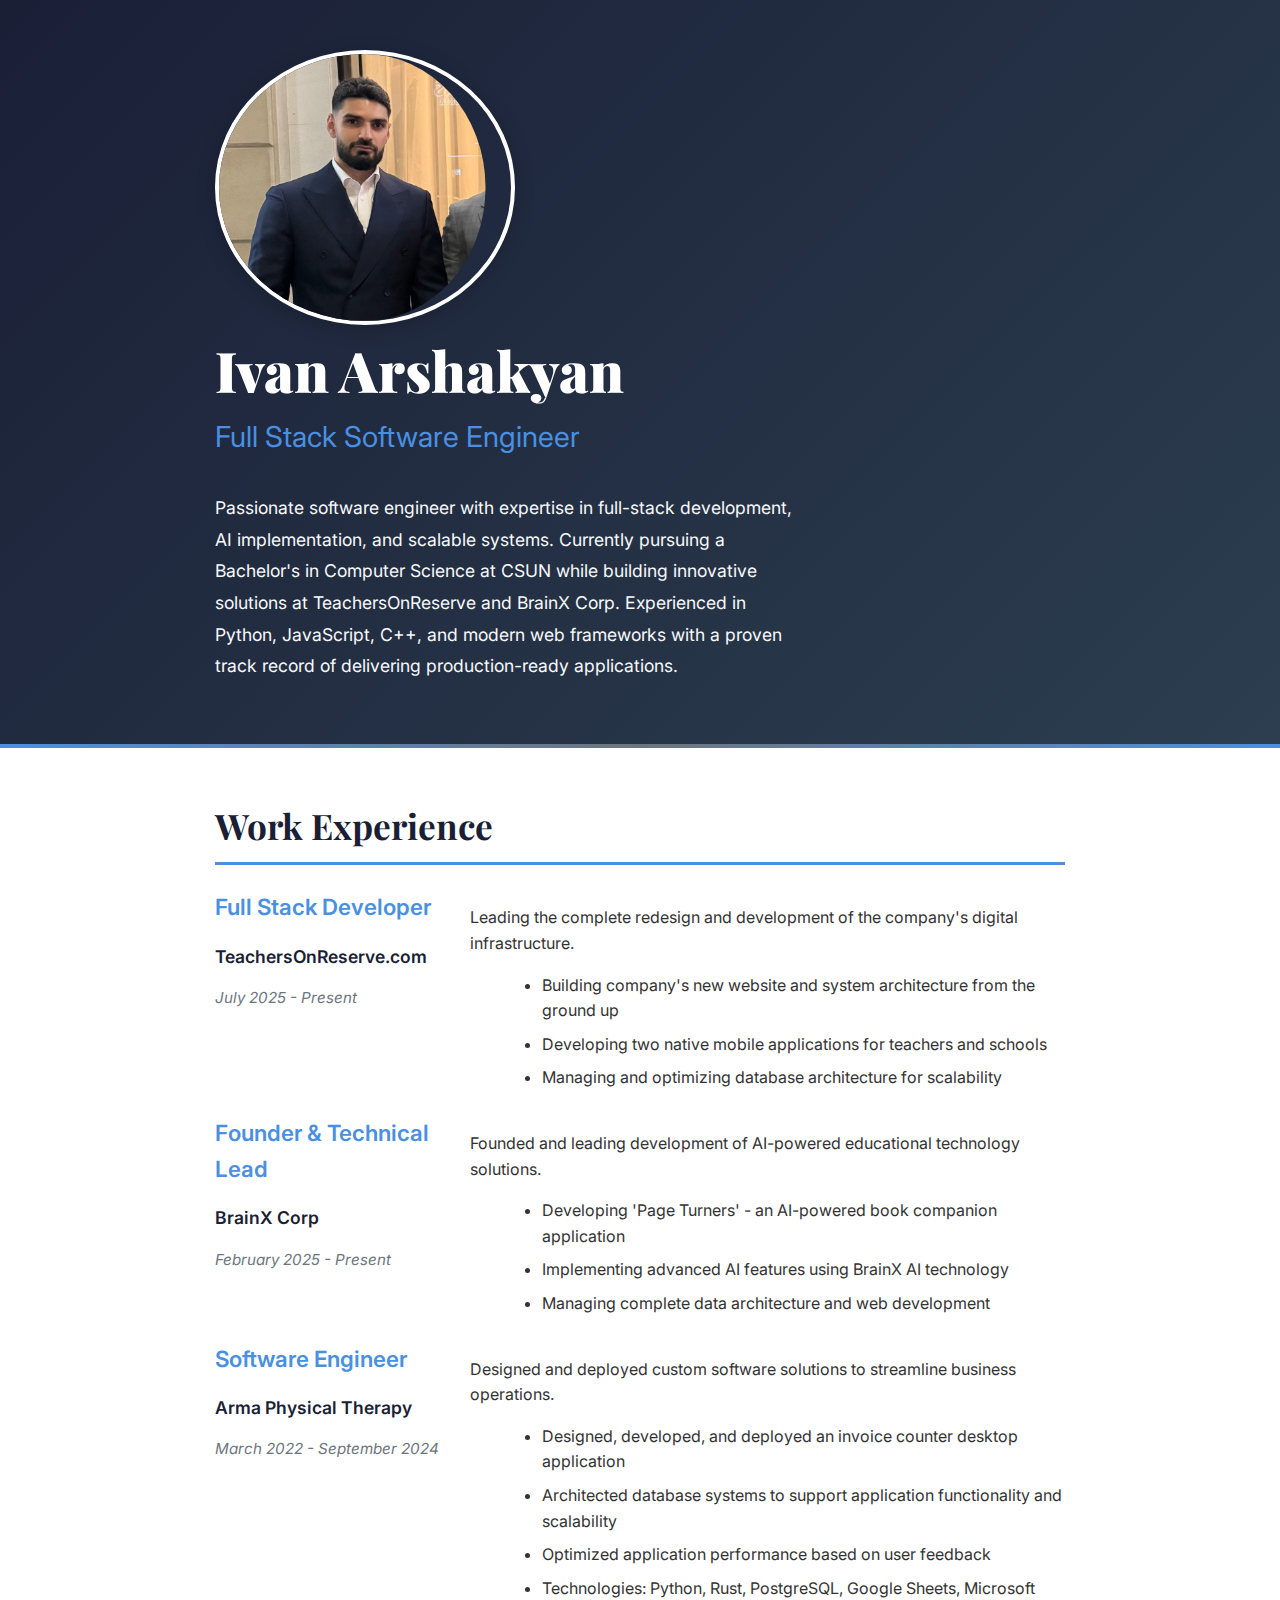
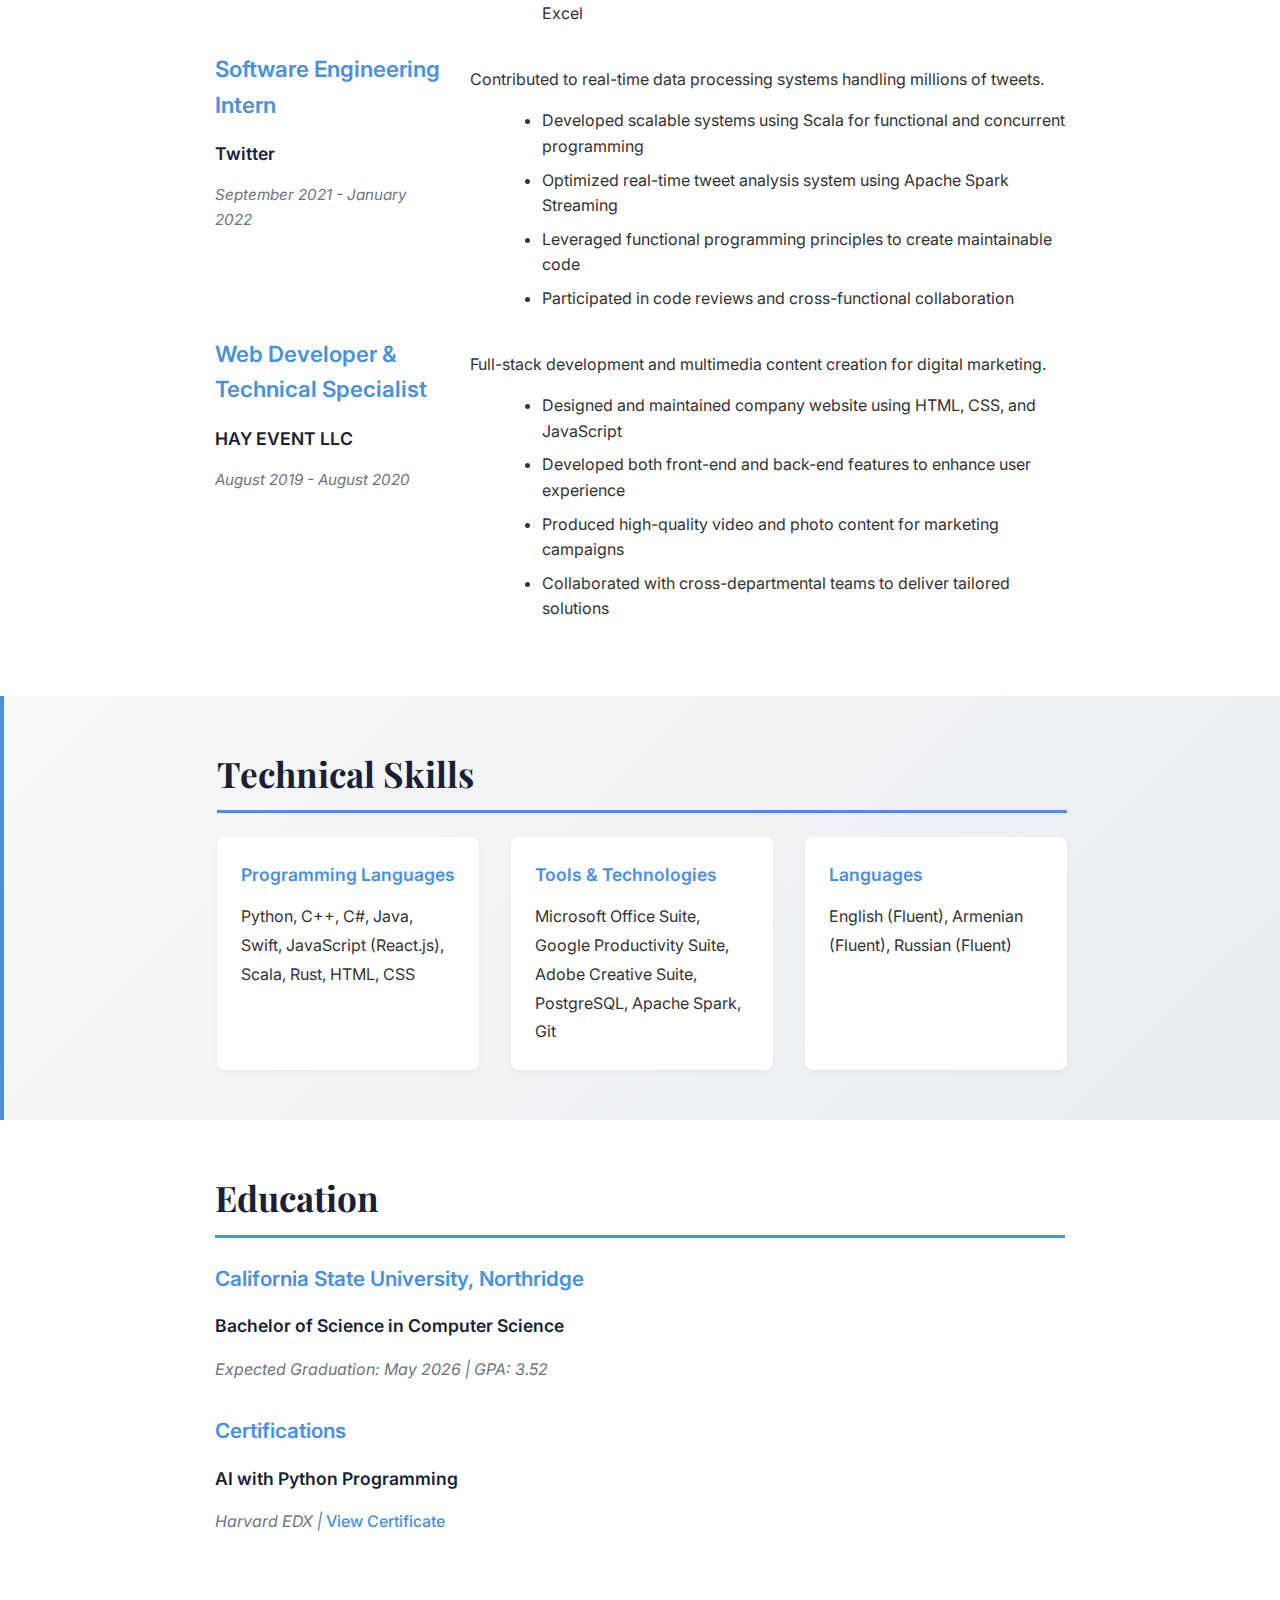
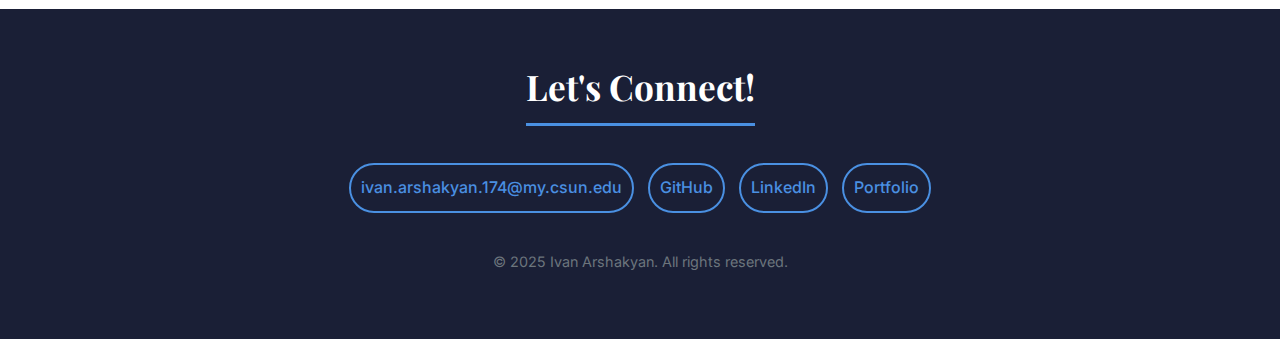
<file: index.html>
<!DOCTYPE html>
<html lang="en">
<head>
    <meta charset="UTF-8">
    <meta name="viewport" content="width=device-width, initial-scale=1.0">
    <title>Ivan Arshakyan | Software Engineer</title>
    
    <!-- Google Fonts -->
    <link rel="preconnect" href="https://fonts.googleapis.com">
    <link rel="preconnect" href="https://fonts.gstatic.com" crossorigin>
    <link href="https://fonts.googleapis.com/css2?family=Inter:wght@400;500;600;700&family=Playfair+Display:wght@700;900&display=swap" rel="stylesheet">
    
  
    <link rel="stylesheet" href="css/styles.css">
</head>
<body>
    <!-- // Intro -->
    <header class="header-section">
        <div class="content-wrap">
            <img src="images/picture.jpeg" alt="Ivan Arshakyan" class="profile-img column-narrow">
            <div class="column-wide">
                <h1>Ivan Arshakyan</h1>
                <h2>Full Stack Software Engineer</h2>
                <p>Passionate software engineer with expertise in full-stack development, AI implementation, and scalable systems. Currently pursuing a Bachelor's in Computer Science at CSUN while building innovative solutions at TeachersOnReserve and BrainX Corp. Experienced in Python, JavaScript, C++, and modern web frameworks with a proven track record of delivering production-ready applications.</p>
            </div>
        </div>
    </header>
    
    <main> 
       
        <section class="work-section">
            <div class="content-wrap">
                <h2>Work Experience</h2>

             
                <div class="column-narrow">
                    <h3>Full Stack Developer</h3>
                    <p class="company">TeachersOnReserve.com</p>
                    <p class="dates">July 2025 - Present</p>
                </div>
                <div class="column-wide">
                    <p>Leading the complete redesign and development of the company's digital infrastructure.</p>
                    <ul>
                        <li>Building company's new website and system architecture from the ground up</li>
                        <li>Developing two native mobile applications for teachers and schools</li>
                        <li>Managing and optimizing database architecture for scalability</li>
                    </ul>
                </div>

             
                <div class="column-narrow">
                    <h3>Founder & Technical Lead</h3>
                    <p class="company">BrainX Corp</p>
                    <p class="dates">February 2025 - Present</p>
                </div>
                <div class="column-wide">
                    <p>Founded and leading development of AI-powered educational technology solutions.</p>
                    <ul>
                        <li>Developing 'Page Turners' - an AI-powered book companion application</li>
                        <li>Implementing advanced AI features using BrainX AI technology</li>
                        <li>Managing complete data architecture and web development</li>
                    </ul>
                </div>

               
                <div class="column-narrow">
                    <h3>Software Engineer</h3>
                    <p class="company">Arma Physical Therapy</p>
                    <p class="dates">March 2022 - September 2024</p>
                </div>
                <div class="column-wide">
                    <p>Designed and deployed custom software solutions to streamline business operations.</p>
                    <ul>
                        <li>Designed, developed, and deployed an invoice counter desktop application</li>
                        <li>Architected database systems to support application functionality and scalability</li>
                        <li>Optimized application performance based on user feedback</li>
                        <li>Technologies: Python, Rust, PostgreSQL, Google Sheets, Microsoft Excel</li>
                    </ul>
                </div>

              
                <div class="column-narrow">
                    <h3>Software Engineering Intern</h3>
                    <p class="company">Twitter</p>
                    <p class="dates">September 2021 - January 2022</p>
                </div>
                <div class="column-wide">
                    <p>Contributed to real-time data processing systems handling millions of tweets.</p>
                    <ul>
                        <li>Developed scalable systems using Scala for functional and concurrent programming</li>
                        <li>Optimized real-time tweet analysis system using Apache Spark Streaming</li>
                        <li>Leveraged functional programming principles to create maintainable code</li>
                        <li>Participated in code reviews and cross-functional collaboration</li>
                    </ul>
                </div>

               
                <div class="column-narrow">
                    <h3>Web Developer & Technical Specialist</h3>
                    <p class="company">HAY EVENT LLC</p>
                    <p class="dates">August 2019 - August 2020</p>
                </div>
                <div class="column-wide">
                    <p>Full-stack development and multimedia content creation for digital marketing.</p>
                    <ul>
                        <li>Designed and maintained company website using HTML, CSS, and JavaScript</li>
                        <li>Developed both front-end and back-end features to enhance user experience</li>
                        <li>Produced high-quality video and photo content for marketing campaigns</li>
                        <li>Collaborated with cross-departmental teams to deliver tailored solutions</li>
                    </ul>
                </div>
            </div>
        </section>

        <!-- // Skills -->
        <section class="skills-section">
            <div class="content-wrap">
                <h2>Technical Skills</h2>
                
                <div class="skills-grid">
                    <div>
                        <h3>Programming Languages</h3>
                        <p>Python, C++, C#, Java, Swift, JavaScript (React.js), Scala, Rust, HTML, CSS</p>
                    </div>
                    
                    <div>
                        <h3>Tools & Technologies</h3>
                        <p>Microsoft Office Suite, Google Productivity Suite, Adobe Creative Suite, PostgreSQL, Apache Spark, Git</p>
                    </div>
                    
                    <div>
                        <h3>Languages</h3>
                        <p>English (Fluent), Armenian (Fluent), Russian (Fluent)</p>
                    </div>
                </div>
            </div>
        </section>

        <!-- // Education -->
        <section class="education-section">
            <div class="content-wrap">
                <h2>Education</h2>

                <h3>California State University, Northridge</h3>
                <p class="degree">Bachelor of Science in Computer Science</p>
                <p class="details">Expected Graduation: May 2026 | GPA: 3.52</p>
                
                <h3>Certifications</h3>
                <p class="degree">AI with Python Programming</p>
                <p class="details">Harvard EDX | <a href="https://courses.edx.org/certificates/0ff69927d9e94085ac1bf354e30232de" target="_blank">View Certificate</a></p>
            </div>
        </section>
    </main>
    
  
    <footer class="footer-section">
        <div class="content-wrap">
            <h2>Let's Connect!</h2>
            
            <div class="contact-info">
                <a href="mailto:ivan.arshakyan.174@my.csun.edu">ivan.arshakyan.174@my.csun.edu</a>
                <a href="https://github.com/illuminator22" target="_blank">GitHub</a>
                <a href="https://www.linkedin.com/in/ivan-arshakyan-4a636a263/" target="_blank">LinkedIn</a>
                <a href="https://the-brainx.com/" target="_blank">Portfolio</a>
            </div>

            <p>© 2025 Ivan Arshakyan. All rights reserved.</p>
        </div>
    </footer>
</body>
</html>
</file>
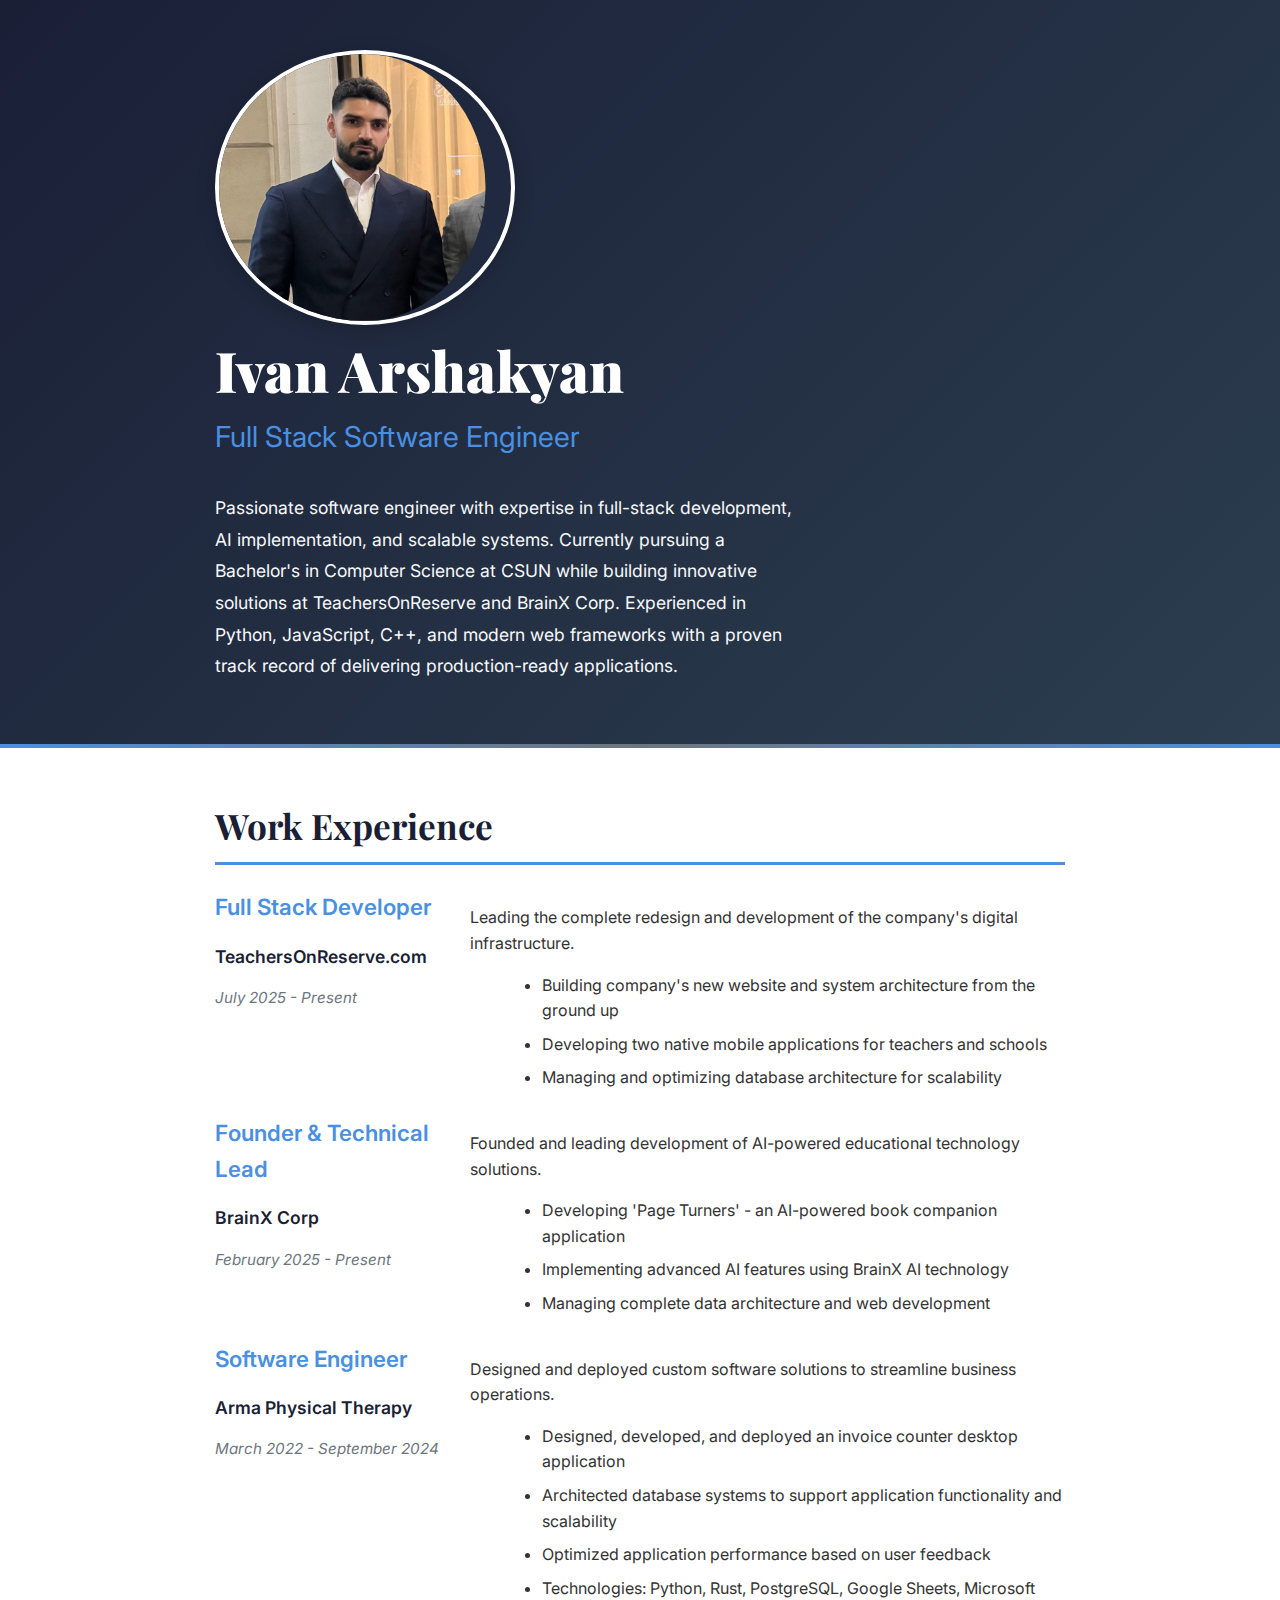
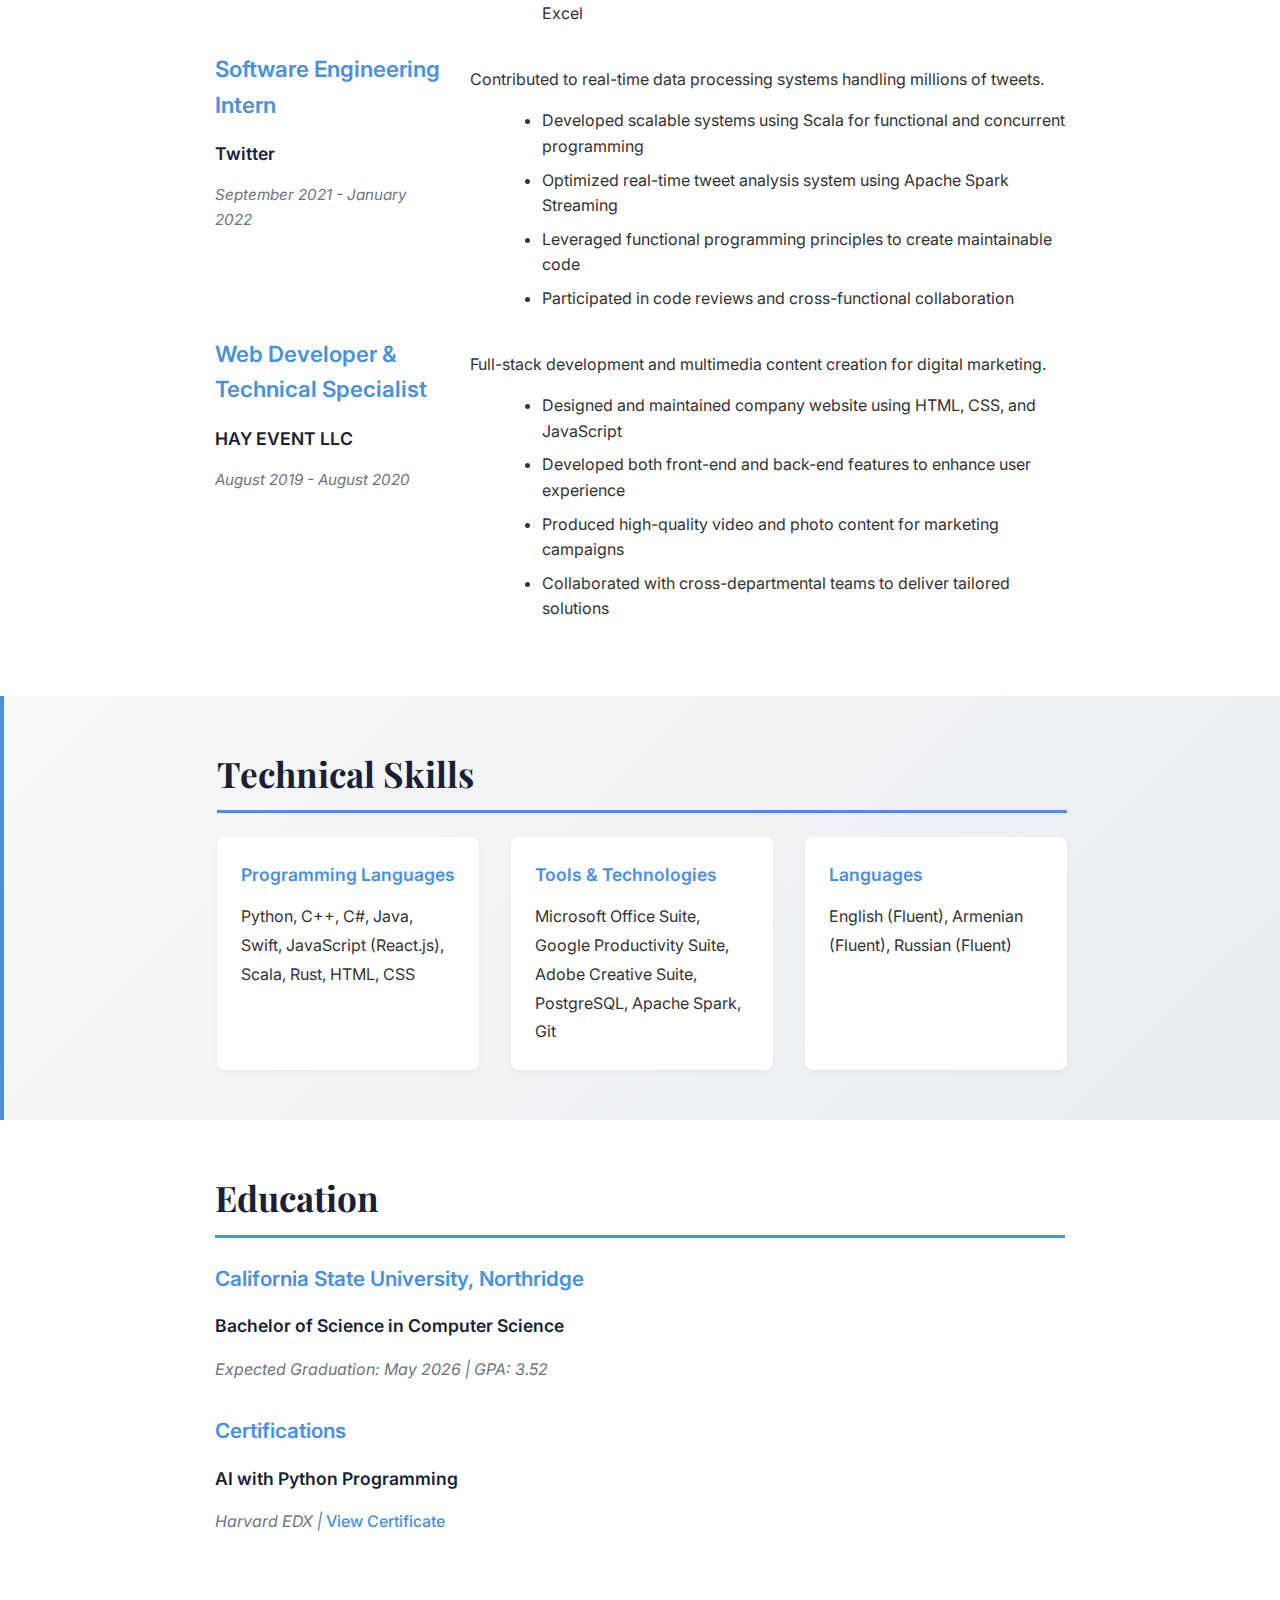
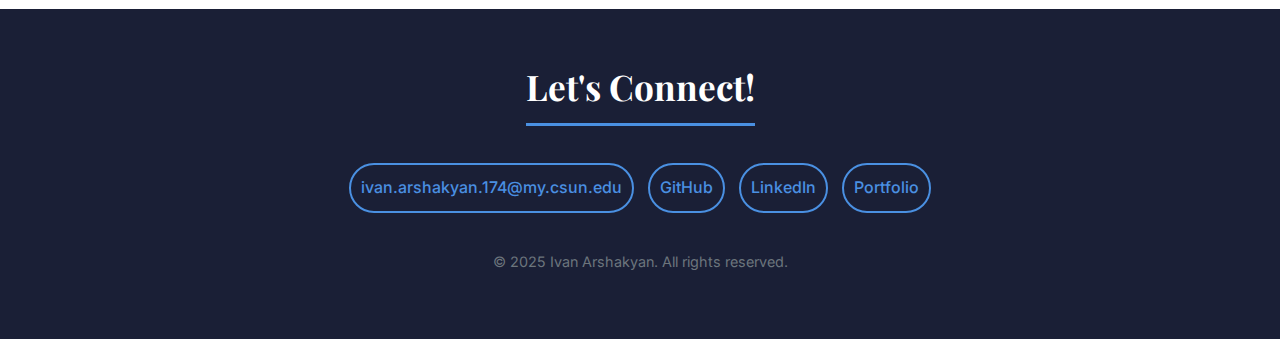
<file: index.html.html>
<!DOCTYPE html>
<html lang="en">
<head>
    <meta charset="UTF-8">
    <meta name="viewport" content="width=device-width, initial-scale=1.0">
    <title>Ivan Arshakyan | Software Engineer</title>
    
    <!-- Google Fonts -->
    <link rel="preconnect" href="https://fonts.googleapis.com">
    <link rel="preconnect" href="https://fonts.gstatic.com" crossorigin>
    <link href="https://fonts.googleapis.com/css2?family=Inter:wght@400;500;600;700&family=Playfair+Display:wght@700;900&display=swap" rel="stylesheet">
    
    <!-- External Stylesheet -->
    <link rel="stylesheet" href="css/styles.css">
</head>
<body>
    <!-- // Intro -->
    <header class="header-section">
        <div class="content-wrap">
            <img src="images/picture.jpeg" alt="Ivan Arshakyan" class="profile-img column-narrow">
            <div class="column-wide">
                <h1>Ivan Arshakyan</h1>
                <h2>Full Stack Software Engineer</h2>
                <p>Passionate software engineer with expertise in full-stack development, AI implementation, and scalable systems. Currently pursuing a Bachelor's in Computer Science at CSUN while building innovative solutions at TeachersOnReserve and BrainX Corp. Experienced in Python, JavaScript, C++, and modern web frameworks with a proven track record of delivering production-ready applications.</p>
            </div>
        </div>
    </header>
    
    <main> 
        <!-- // Work Experience -->
        <section class="work-section">
            <div class="content-wrap">
                <h2>Work Experience</h2>

                <!-- Current Position -->
                <div class="column-narrow">
                    <h3>Full Stack Developer</h3>
                    <p class="company">TeachersOnReserve.com</p>
                    <p class="dates">July 2025 - Present</p>
                </div>
                <div class="column-wide">
                    <p>Leading the complete redesign and development of the company's digital infrastructure.</p>
                    <ul>
                        <li>Building company's new website and system architecture from the ground up</li>
                        <li>Developing two native mobile applications for teachers and schools</li>
                        <li>Managing and optimizing database architecture for scalability</li>
                    </ul>
                </div>

                <!-- BrainX Corp -->
                <div class="column-narrow">
                    <h3>Founder & Technical Lead</h3>
                    <p class="company">BrainX Corp</p>
                    <p class="dates">February 2025 - Present</p>
                </div>
                <div class="column-wide">
                    <p>Founded and leading development of AI-powered educational technology solutions.</p>
                    <ul>
                        <li>Developing 'Page Turners' - an AI-powered book companion application</li>
                        <li>Implementing advanced AI features using BrainX AI technology</li>
                        <li>Managing complete data architecture and web development</li>
                    </ul>
                </div>

                <!-- Arma Physical Therapy -->
                <div class="column-narrow">
                    <h3>Software Engineer</h3>
                    <p class="company">Arma Physical Therapy</p>
                    <p class="dates">March 2022 - September 2024</p>
                </div>
                <div class="column-wide">
                    <p>Designed and deployed custom software solutions to streamline business operations.</p>
                    <ul>
                        <li>Designed, developed, and deployed an invoice counter desktop application</li>
                        <li>Architected database systems to support application functionality and scalability</li>
                        <li>Optimized application performance based on user feedback</li>
                        <li>Technologies: Python, Rust, PostgreSQL, Google Sheets, Microsoft Excel</li>
                    </ul>
                </div>

                <!-- Twitter Internship -->
                <div class="column-narrow">
                    <h3>Software Engineering Intern</h3>
                    <p class="company">Twitter</p>
                    <p class="dates">September 2021 - January 2022</p>
                </div>
                <div class="column-wide">
                    <p>Contributed to real-time data processing systems handling millions of tweets.</p>
                    <ul>
                        <li>Developed scalable systems using Scala for functional and concurrent programming</li>
                        <li>Optimized real-time tweet analysis system using Apache Spark Streaming</li>
                        <li>Leveraged functional programming principles to create maintainable code</li>
                        <li>Participated in code reviews and cross-functional collaboration</li>
                    </ul>
                </div>

                <!-- HAY EVENT LLC -->
                <div class="column-narrow">
                    <h3>Web Developer & Technical Specialist</h3>
                    <p class="company">HAY EVENT LLC</p>
                    <p class="dates">August 2019 - August 2020</p>
                </div>
                <div class="column-wide">
                    <p>Full-stack development and multimedia content creation for digital marketing.</p>
                    <ul>
                        <li>Designed and maintained company website using HTML, CSS, and JavaScript</li>
                        <li>Developed both front-end and back-end features to enhance user experience</li>
                        <li>Produced high-quality video and photo content for marketing campaigns</li>
                        <li>Collaborated with cross-departmental teams to deliver tailored solutions</li>
                    </ul>
                </div>
            </div>
        </section>

        <!-- // Skills Section -->
        <section class="skills-section">
            <div class="content-wrap">
                <h2>Technical Skills</h2>
                
                <div class="skills-grid">
                    <div>
                        <h3>Programming Languages</h3>
                        <p>Python, C++, C#, Java, Swift, JavaScript (React.js), Scala, Rust, HTML, CSS</p>
                    </div>
                    
                    <div>
                        <h3>Tools & Technologies</h3>
                        <p>Microsoft Office Suite, Google Productivity Suite, Adobe Creative Suite, PostgreSQL, Apache Spark, Git</p>
                    </div>
                    
                    <div>
                        <h3>Languages</h3>
                        <p>English (Fluent), Armenian (Fluent), Russian (Fluent)</p>
                    </div>
                </div>
            </div>
        </section>

        <!-- // Education -->
        <section class="education-section">
            <div class="content-wrap">
                <h2>Education</h2>

                <h3>California State University, Northridge</h3>
                <p class="degree">Bachelor of Science in Computer Science</p>
                <p class="details">Expected Graduation: May 2026 | GPA: 3.52</p>
                
                <h3>Certifications</h3>
                <p class="degree">AI with Python Programming</p>
                <p class="details">Harvard EDX | <a href="https://courses.edx.org/certificates/0ff69927d9e94085ac1bf354e30232de" target="_blank">View Certificate</a></p>
            </div>
        </section>
    </main>
    
    <!-- // Footer & contact info -->
    <footer class="footer-section">
        <div class="content-wrap">
            <h2>Let's Connect!</h2>
            
            <div class="contact-info">
                <a href="mailto:ivan.arshakyan.174@my.csun.edu">ivan.arshakyan.174@my.csun.edu</a>
                <a href="https://github.com/illuminator22" target="_blank">GitHub</a>
                <a href="https://www.linkedin.com/in/ivan-arshakyan-4a636a263/" target="_blank">LinkedIn</a>
                <a href="https://the-brainx.com/" target="_blank">Portfolio</a>
            </div>

            <p>© 2025 Ivan Arshakyan. All rights reserved.</p>
        </div>
    </footer>
</body>
</html>
</file>
<file: css/styles.css>
/* Color Palette
#1a1f36 - Dark Navy (primary dark)
#4a90e2 - Bright Blue (accent)
#f8f9fa - Light Gray (background)
#333333 - Charcoal (text)
#6c757d - Medium Gray (secondary text)
#ffffff - White (cards/sections)
*/

/* Box Model Fix - This must be at the very top
------------------------------------*/
* {
    box-sizing: border-box;
}

/* Global styles 
------------------------------------*/
body {
    font-family: 'Inter', sans-serif;
    font-size: 16px;
    line-height: 1.6;
    color: #333333;
    background-color: #f8f9fa;
    margin: 0; /* Removes white border around page */
    padding: 0;
}

/* Content wrapper for consistent width and spacing */
.content-wrap {
    max-width: 950px;
    margin: 0 auto;
    padding: 50px;
    overflow: hidden; /* Contains floated elements */
}

/* Column styles for layout */
.column-narrow {
    width: 30%;
    float: left;
    padding-right: 3%;
    min-height: 175px;
}

.column-wide {
    width: 70%;
    float: left;
    min-height: 225px;
}

h1, h2 {
    font-family: 'Playfair Display', serif;
    font-weight: 700;
    margin-bottom: 1rem;
}

h1 {
    font-size: 3rem;
    color: #1a1f36;
}

h2 {
    font-size: 2.2rem;
    color: #1a1f36;
    border-bottom: 3px solid #4a90e2;
    padding-bottom: 0.5rem;
    margin-top: 0; /* Removes margin for consistent wrapper padding */
    margin-bottom: 1.5rem;
}

h3 {
    font-family: 'Inter', sans-serif;
    font-size: 1.3rem;
    font-weight: 600;
    color: #1a1f36;
    margin-top: 1.5rem;
    margin-bottom: 0.5rem;
}

/* Clear h3 margins in column layout */
.column-narrow h3 {
    margin-top: 0;
}

p {
    margin-bottom: 1rem;
    color: #333333;
    font-weight: 400;
}

ul {
    margin-left: 2rem;
    margin-bottom: 1.5rem;
}

ul li {
    margin-bottom: 0.5rem;
    color: #333333;
}

a {
    color: #4a90e2;
    text-decoration: none;
    font-weight: 500;
    transition: color 0.3s ease;
}

a:hover {
    color: #1a1f36;
    text-decoration: underline;
}

section {
    padding: 0; /* Removed padding since content-wrap handles it */
}

/* Header & Footer 
------------------------------------*/
.header-section {
    background: linear-gradient(135deg, #1a1f36 0%, #2c3e50 100%);
    color: #ffffff;
    position: relative;
}

.header-section::after {
    content: '';
    position: absolute;
    bottom: 0;
    left: 0;
    right: 0;
    height: 4px;
    background: linear-gradient(90deg, #4a90e2, #6c757d, #4a90e2);
}

/* Updated profile image styles */
.profile-img {
    width: 100%;
    max-width: 300px;
    border-radius: 50%;
    border: 4px solid #ffffff;
    box-shadow: 0 4px 20px rgba(0,0,0,0.2);
    display: block;
}

/* Header text styles */
.header-section h1 {
    color: #ffffff;
    font-size: 3.5rem;
    margin: 0; /* Remove margin for tighter spacing */
    font-weight: 900;
}

.header-section h2 {
    color: #4a90e2;
    font-size: 1.8rem;
    font-weight: 400;
    font-family: 'Inter', sans-serif;
    border: none;
    margin: 0; /* Remove margin for tighter spacing */
    margin-bottom: 1.5rem;
}

.header-section p {
    color: #f8f9fa;
    font-size: 1.1rem;
    line-height: 1.8;
}

/* Footer styles */
footer {
    text-align: center; /* Center align footer content */
}

.footer-section {
    background-color: #1a1f36;
    color: #ffffff;
}

.footer-section h2 {
    color: #ffffff;
    border-bottom-color: #4a90e2;
    display: inline-block;
    margin-bottom: 2rem;
}

/* Updated contact info styles */
.contact-info a {
    padding: 10px;
    display: inline-block; /* Allows padding to work properly while keeping links inline */
    color: #4a90e2;
    font-weight: 500;
    border: 2px solid #4a90e2;
    border-radius: 25px;
    margin: 5px;
    transition: all 0.3s ease;
}

.contact-info a:hover {
    background-color: #4a90e2;
    color: #ffffff;
    text-decoration: none;
    transform: translateY(-2px);
}

.footer-section p {
    color: #6c757d;
    font-size: 0.9rem;
    margin-top: 2rem;
}

/* Work Experience
------------------------------------*/
.work-section {
    background-color: #ffffff;
}

.work-section h3 {
    color: #4a90e2;
    font-size: 1.4rem;
}

/* Job item wrapper to contain floats */
.job-item {
    overflow: hidden; /* Contains the floated columns */
    margin-bottom: 2rem;
}

.job-item:after {
    content: "";
    display: table;
    clear: both;
}

.company {
    font-weight: 600;
    color: #1a1f36;
    font-size: 1.1rem;
    margin-bottom: 0.3rem;
}

.dates {
    color: #6c757d;
    font-style: italic;
    font-size: 0.95rem;
    margin-bottom: 1rem;
}

/* Skills Section
------------------------------------*/
.skills-section {
    background: linear-gradient(135deg, #f8f9fa 0%, #e9ecef 100%);
    border-left: 4px solid #4a90e2;
    clear: both; /* Clear previous floats */
}

.skills-grid {
    display: grid;
    grid-template-columns: 1fr;
    gap: 2rem;
    margin-top: 1.5rem;
}

.skills-grid div {
    background-color: #ffffff;
    padding: 1.5rem;
    border-radius: 8px;
    box-shadow: 0 2px 5px rgba(0,0,0,0.05);
}

.skills-grid h3 {
    color: #4a90e2;
    font-size: 1.1rem;
    margin-top: 0;
    margin-bottom: 0.8rem;
}

.skills-grid p {
    margin: 0;
    line-height: 1.8;
}

/* Education
------------------------------------*/
.education-section {
    background-color: #ffffff;
    clear: both; /* Clear previous floats */
}

.education-section h3 {
    color: #4a90e2;
    margin-top: 2rem;
}

.education-section h3:first-of-type {
    margin-top: 0;
}

.degree {
    font-weight: 600;
    color: #1a1f36;
    font-size: 1.1rem;
    margin-bottom: 0.3rem;
}

.details {
    color: #6c757d;
    font-style: italic;
    margin-bottom: 1.5rem;
}

.details a {
    font-style: normal;
}

/* Responsive Design
------------------------------------*/
@media (min-width: 768px) {
    .skills-grid {
        grid-template-columns: repeat(3, 1fr);
    }
}

@media (max-width: 768px) {
    /* Reset column layouts for mobile */
    .column-narrow,
    .column-wide {
        width: 100%;
        float: none;
        padding-right: 0;
        min-height: auto;
    }
    
    .content-wrap {
        padding: 30px 20px;
    }
    
    h1 {
        font-size: 2.2rem;
    }
    
    h2 {
        font-size: 1.8rem;
    }
    
    .header-section h1 {
        font-size: 2.5rem;
    }
    
    .profile-img {
        display: block;
        margin: 0 auto 20px;
        max-width: 200px;
        width: 100%;
    }
    
    .contact-info a {
        display: block;
        margin: 10px auto;
        max-width: 250px;
    }
}
</file>
